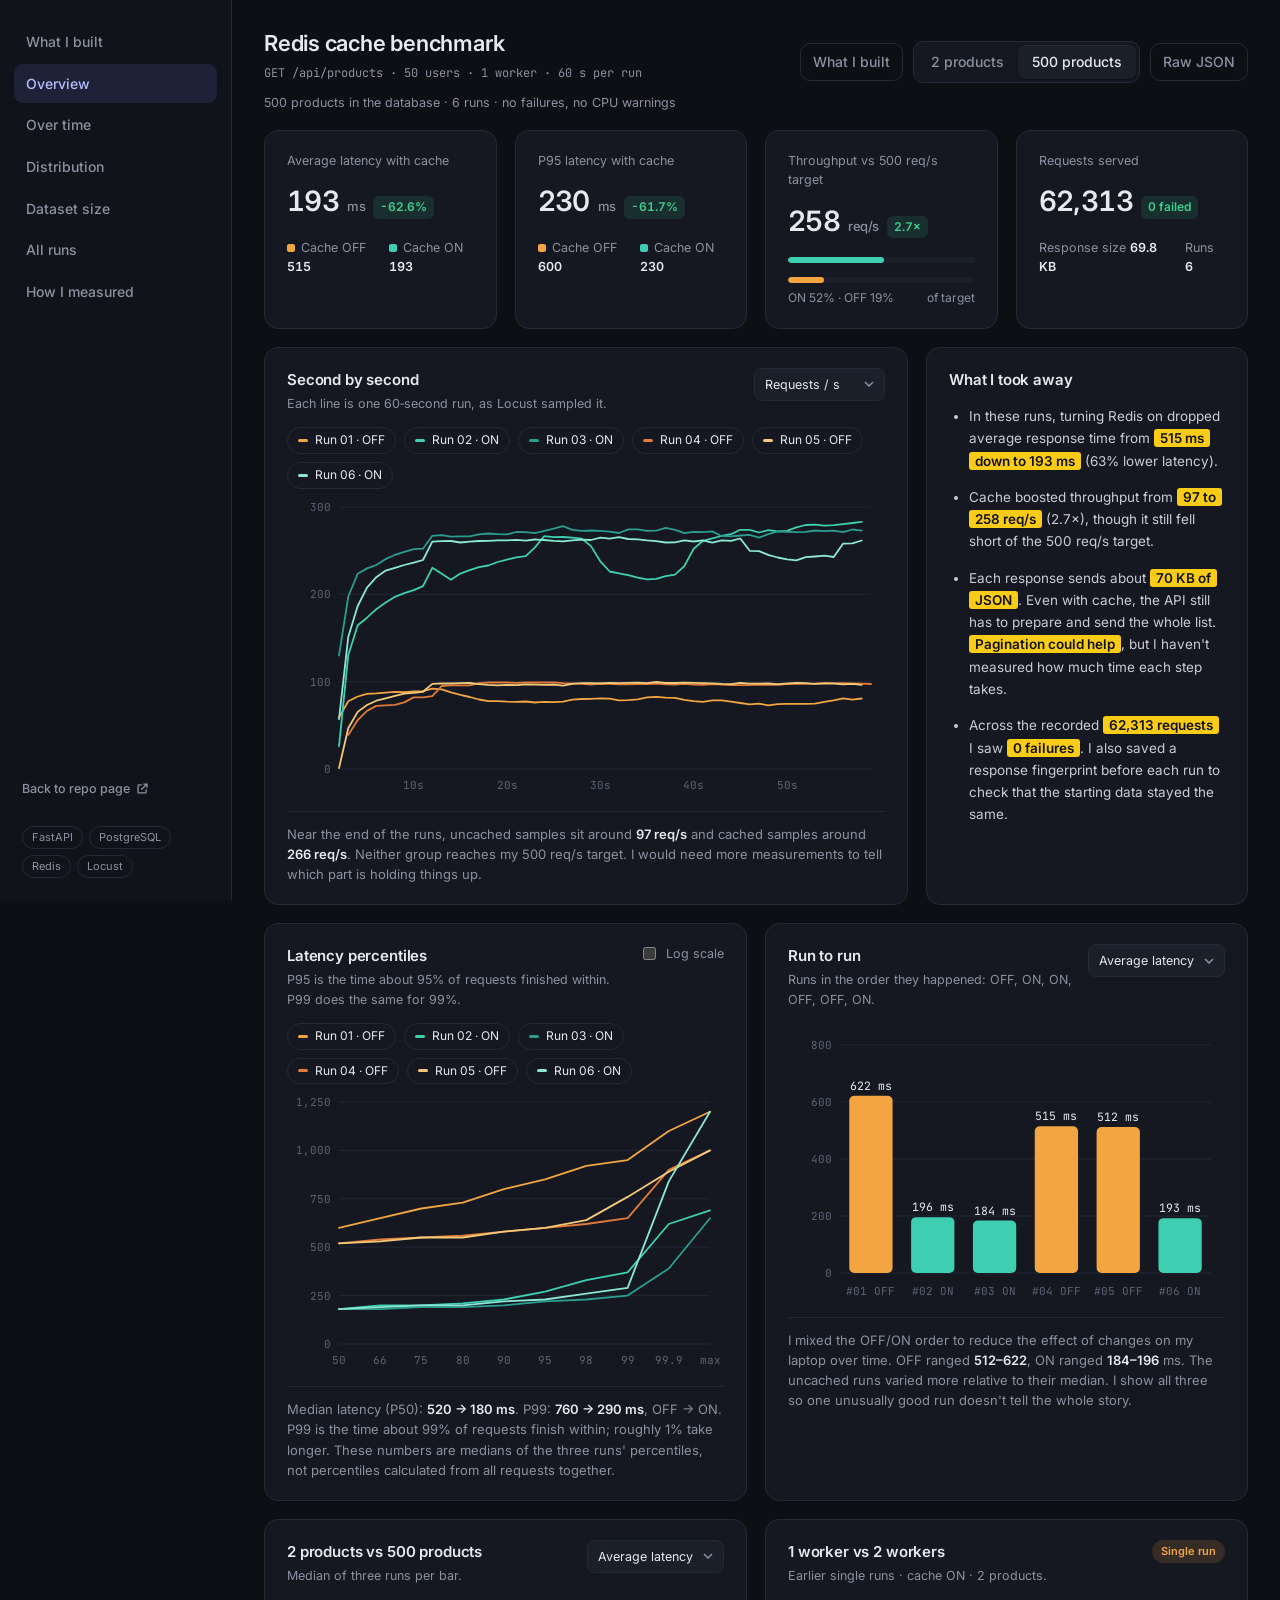
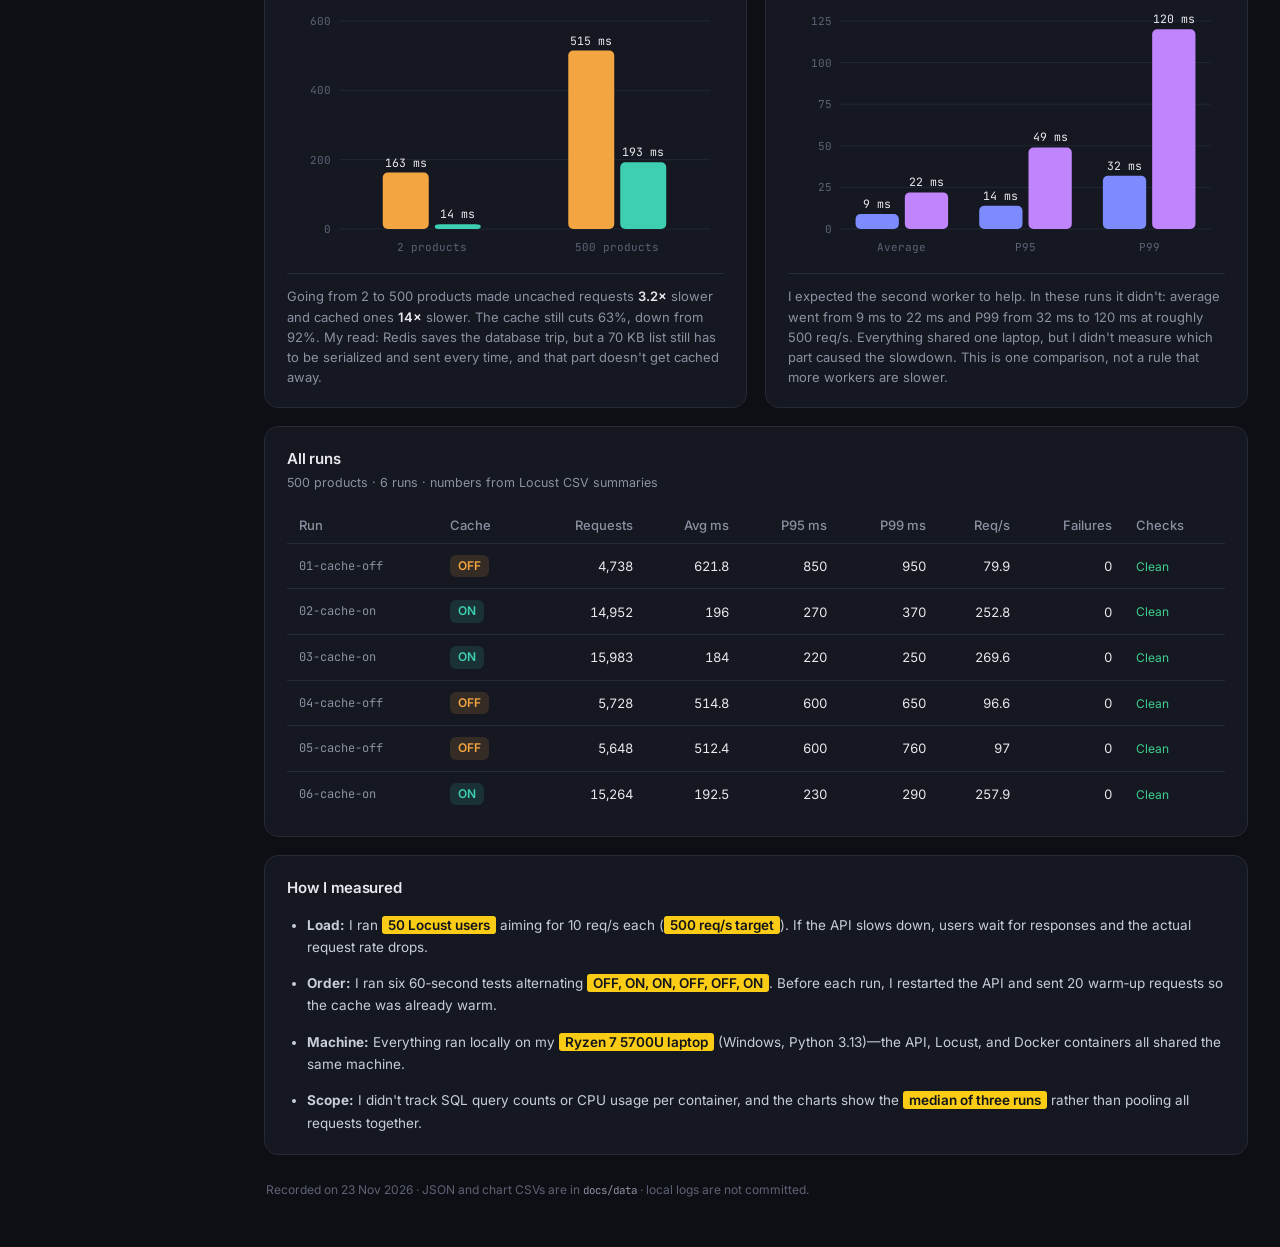
<file: docs/index.html>
<!doctype html>
<html lang="en">
<head>
<meta charset="utf-8">
<meta name="viewport" content="width=device-width,initial-scale=1">
<title>Redis cache benchmark - API Reliability Demo</title>
<link rel="preconnect" href="https://fonts.googleapis.com">
<link href="https://fonts.googleapis.com/css2?family=Inter:wght@400;500;600;700&family=JetBrains+Mono:wght@400;500&display=swap" rel="stylesheet">
<link rel="stylesheet" href="styles.css">
</head>
<body>
<div class="shell">
  <aside class="sidebar">
    <nav aria-label="Sections">
      <a href="implementation.html">What I built</a>
      <a href="#top" class="active">Overview</a>
      <a href="#timeline">Over time</a>
      <a href="#distribution">Distribution</a>
      <a href="#datasets">Dataset size</a>
      <a href="#runs">All runs</a>
      <a href="#method">How I measured</a>
    </nav>
    <a class="repo" href="https://github.com/m6min/api-reliability-demo" target="_blank" rel="noopener">Back to repo page<svg viewBox="0 0 16 16" aria-hidden="true"><path d="M9.5 2.5h4v4M13.5 2.5 7 9M12.5 9.5v3a1 1 0 0 1-1 1h-8a1 1 0 0 1-1-1v-8a1 1 0 0 1 1-1h3"/></svg></a>
    <div class="stack">
      <span>FastAPI</span><span>PostgreSQL</span><span>Redis</span><span>Locust</span>
    </div>
  </aside>

  <main id="top">
    <header class="topbar">
      <div>
        <h1>Redis cache benchmark</h1>
        <p class="crumb">GET /api/products · 50 users · 1 worker · 60 s per run</p>
      </div>
      <div class="topbar-actions">
        <a class="btn-ghost" href="implementation.html">What I built</a>
        <div class="segmented" role="group" aria-label="Dataset">
          <button data-dataset="verification" aria-pressed="false">2 products</button>
          <button data-dataset="products-500" aria-pressed="true">500 products</button>
        </div>
        <a class="btn-ghost" id="download" href="data/products-500/results.json" download>Raw JSON</a>
      </div>
    </header>

    <p id="status" class="status" role="status">Loading recorded runs…</p>

    <section class="grid kpis" id="kpis" aria-label="Key numbers"></section>

    <section class="grid two">
      <article class="card wide" id="timeline">
        <div class="card-head">
          <div>
            <h2>Second by second</h2>
            <p class="sub">Each line is one 60‑second run, as Locust sampled it.</p>
          </div>
          <div class="controls">
            <select id="tl-metric" aria-label="Timeline metric">
              <option value="rps">Requests / s</option>
              <option value="p50">Median latency</option>
              <option value="p95">P95 latency</option>
            </select>
          </div>
        </div>
        <div class="legend" id="tl-legend"></div>
        <div class="chart" id="tl-chart" style="height:300px"></div>
        <p class="note" id="tl-note"></p>
      </article>

      <article class="card" id="takeaways">
        <div class="card-head"><h2>What I took away</h2></div>
        <ul class="takeaways" id="takeaway-list"></ul>
      </article>
    </section>

    <section class="grid two-even">
      <article class="card" id="distribution">
        <div class="card-head">
          <div>
            <h2>Latency percentiles</h2>
            <p class="sub">P95 is the time about 95% of requests finished within. P99 does the same for 99%.</p>
          </div>
          <label class="toggle"><input type="checkbox" id="pct-log"> Log scale</label>
        </div>
        <div class="legend" id="pct-legend"></div>
        <div class="chart" id="pct-chart" style="height:280px"></div>
        <p class="note" id="pct-note"></p>
      </article>

      <article class="card">
        <div class="card-head">
          <div>
            <h2>Run to run</h2>
            <p class="sub">Runs in the order they happened: OFF, ON, ON, OFF, OFF, ON.</p>
          </div>
          <select id="run-metric" aria-label="Run metric">
            <option value="avg">Average latency</option>
            <option value="p95">P95 latency</option>
            <option value="p99">P99 latency</option>
            <option value="rps">Requests / s</option>
          </select>
        </div>
        <div class="chart" id="run-chart" style="height:280px"></div>
        <p class="note" id="run-note"></p>
      </article>
    </section>

    <section class="grid two-even">
      <article class="card" id="datasets">
        <div class="card-head">
          <div>
            <h2>2 products vs 500 products</h2>
            <p class="sub">Median of three runs per bar.</p>
          </div>
          <select id="ds-metric" aria-label="Dataset metric">
            <option value="avg">Average latency</option>
            <option value="p95">P95 latency</option>
            <option value="rps">Requests / s</option>
          </select>
        </div>
        <div class="chart" id="ds-chart" style="height:260px"></div>
        <p class="note" id="ds-note"></p>
      </article>

      <article class="card">
        <div class="card-head">
          <div>
            <h2>1 worker vs 2 workers</h2>
            <p class="sub">Earlier single runs · cache ON · 2 products.</p>
          </div>
          <span class="pill warn">Single run</span>
        </div>
        <div class="chart" id="wk-chart" style="height:260px"></div>
        <p class="note">I expected the second worker to help. In these runs it didn't: average went from 9 ms to 22 ms and P99 from 32 ms to 120 ms at roughly 500 req/s. Everything shared one laptop, but I didn't measure which part caused the slowdown. This is one comparison, not a rule that more workers are slower.</p>
      </article>
    </section>

    <article class="card" id="runs">
      <div class="card-head">
        <div><h2>All runs</h2><p class="sub" id="runs-sub"></p></div>
      </div>
      <div class="table-wrap">
        <table>
          <thead><tr><th>Run</th><th>Cache</th><th class="num">Requests</th><th class="num">Avg ms</th><th class="num">P95 ms</th><th class="num">P99 ms</th><th class="num">Req/s</th><th class="num">Failures</th><th>Checks</th></tr></thead>
          <tbody id="rows"></tbody>
        </table>
      </div>
    </article>

    <article class="card method" id="method">
      <div class="card-head"><h2>How I measured</h2></div>
      <ul class="takeaways">
        <li><b>Load:</b> I ran <mark>50 Locust users</mark> aiming for 10 req/s each (<mark>500 req/s target</mark>). If the API slows down, users wait for responses and the actual request rate drops.</li>
        <li><b>Order:</b> I ran six 60‑second tests alternating <mark>OFF, ON, ON, OFF, OFF, ON</mark>. Before each run, I restarted the API and sent 20 warm‑up requests so the cache was already warm.</li>
        <li><b>Machine:</b> Everything ran locally on my <mark>Ryzen 7 5700U laptop</mark> (Windows, Python 3.13)—the API, Locust, and Docker containers all shared the same machine.</li>
        <li><b>Scope:</b> I didn't track SQL query counts or CPU usage per container, and the charts show the <mark>median of three runs</mark> rather than pooling all requests together.</li>
      </ul>
    </article>

    <footer>Recorded on 23 Nov 2026 · JSON and chart CSVs are in <code>docs/data</code> · local logs are not committed.</footer>
  </main>
</div>
<div class="tooltip" id="tooltip" role="tooltip"></div>
<script src="script.js"></script>
</body>
</html>
</file>
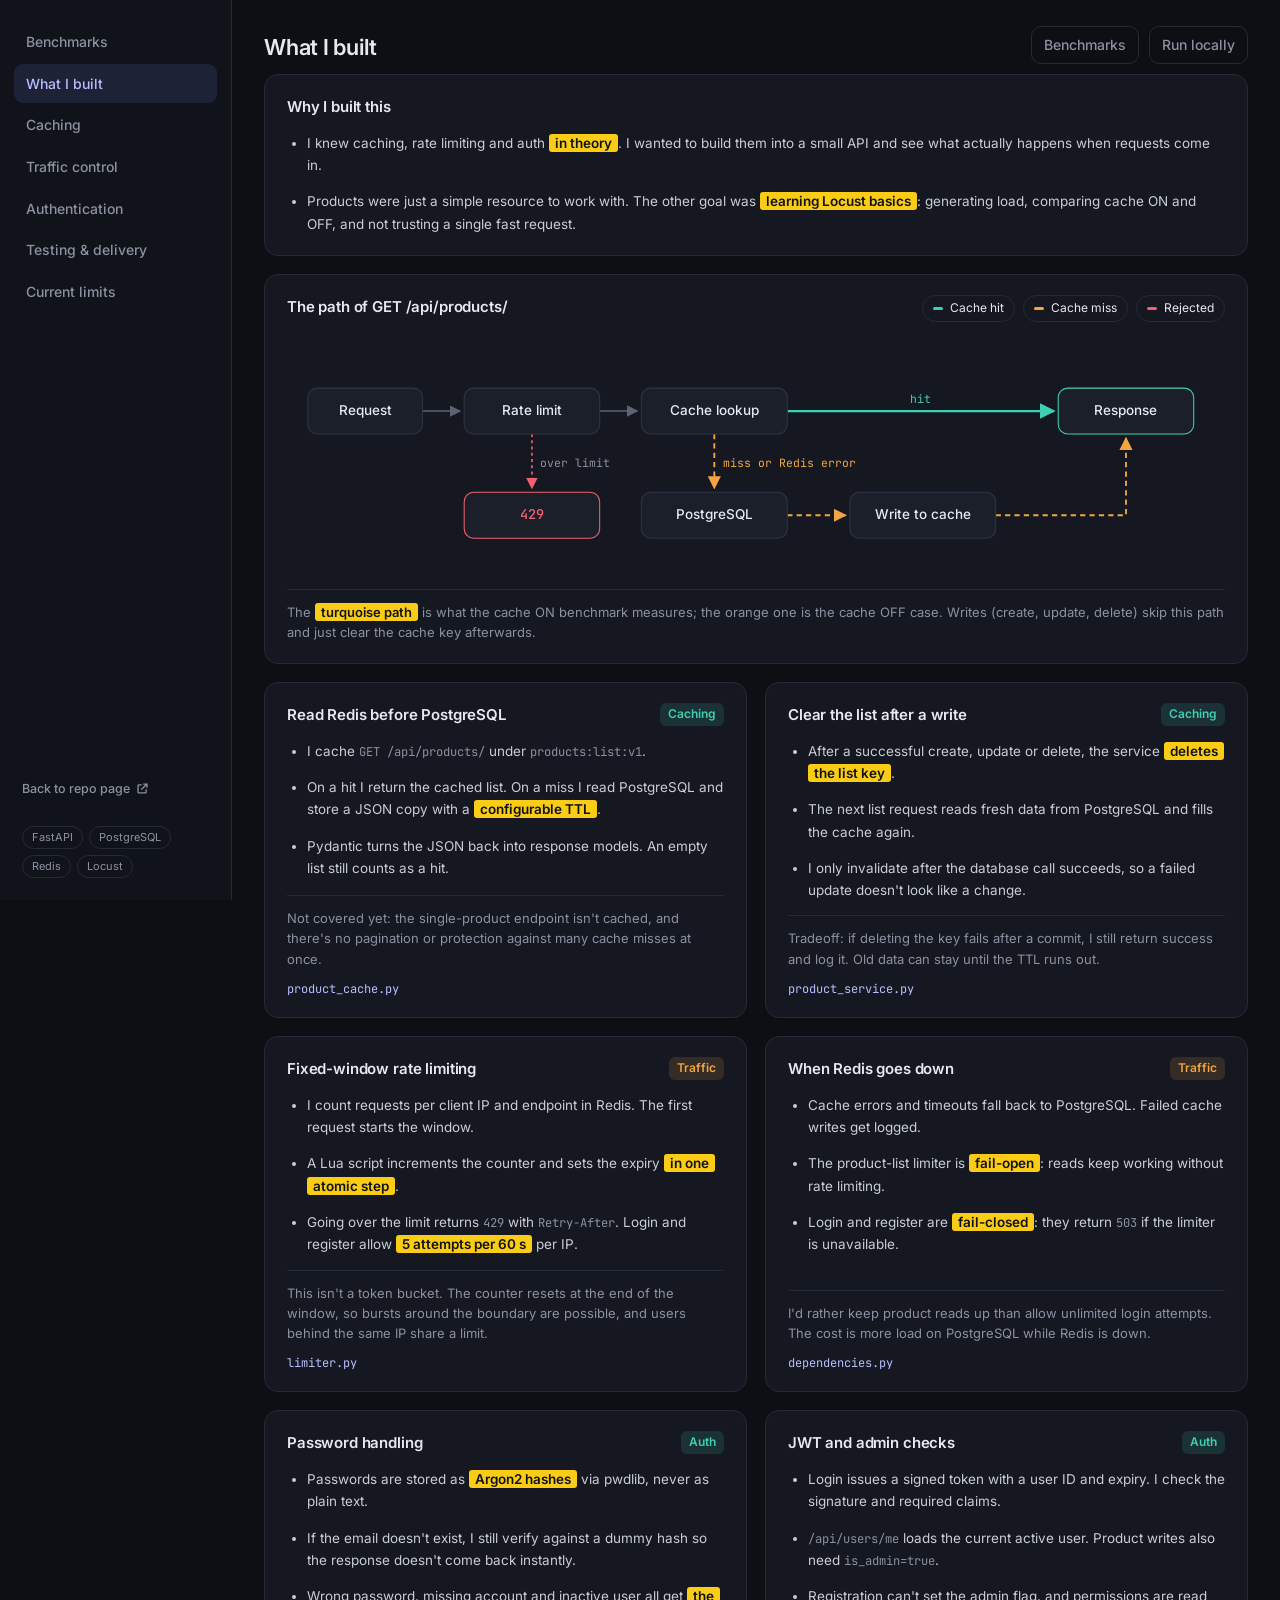
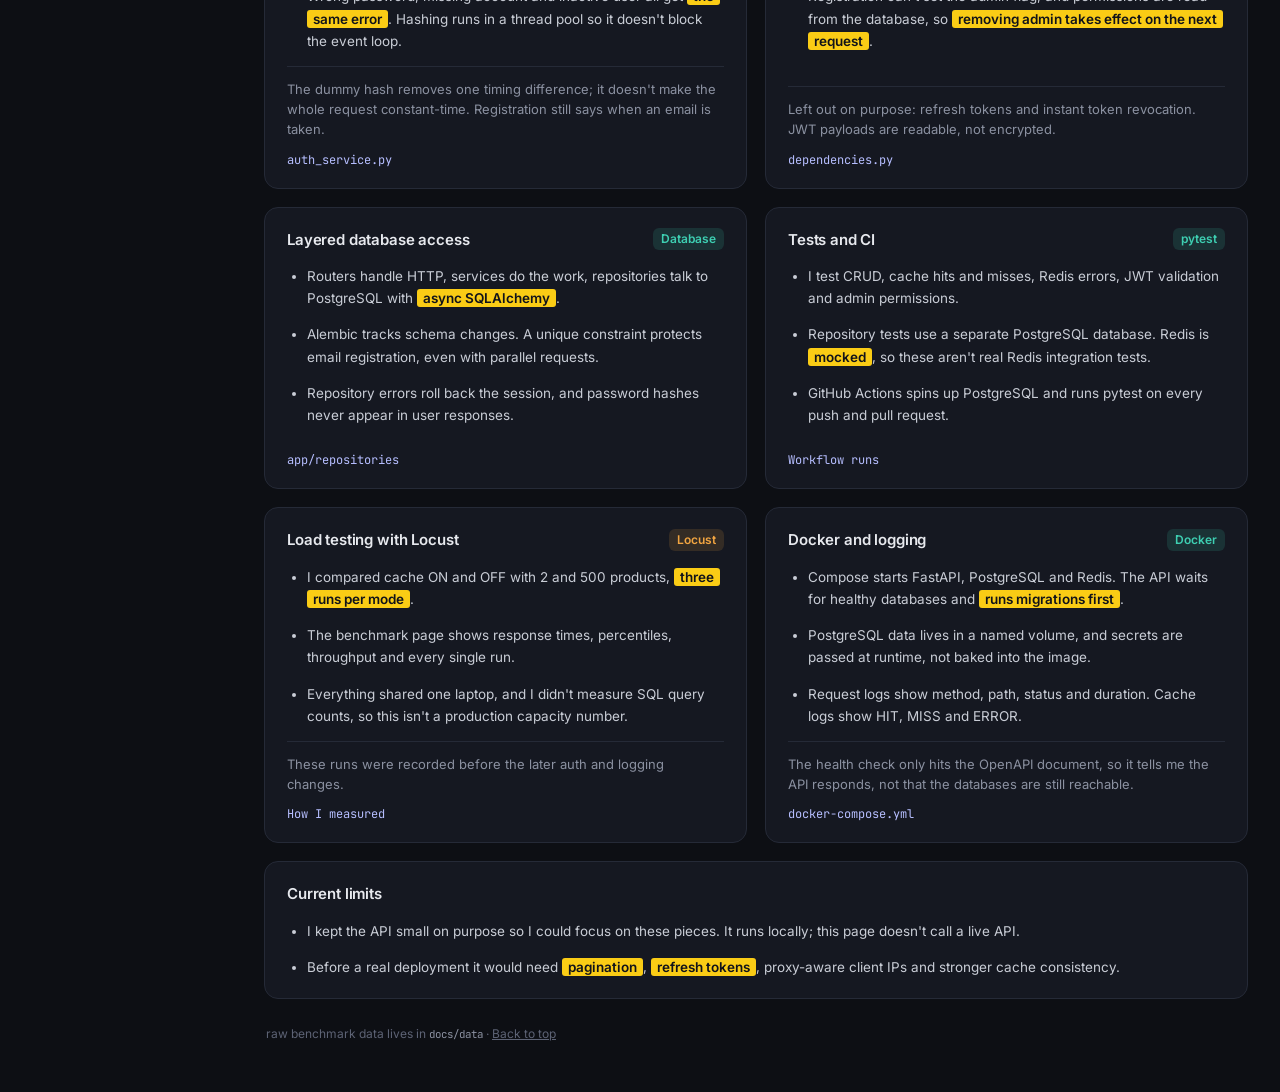
<file: docs/implementation.html>
<!doctype html>
<html lang="en">
<head>
<meta charset="utf-8">
<meta name="viewport" content="width=device-width,initial-scale=1">
<meta name="description" content="Redis caching, rate limiting, authentication, failure handling and load testing in a small FastAPI project.">
<title>What I built · API Reliability Demo</title>
<link rel="preconnect" href="https://fonts.googleapis.com">
<link href="https://fonts.googleapis.com/css2?family=Inter:wght@400;500;600;700&family=JetBrains+Mono:wght@400;500&display=swap" rel="stylesheet">
<link rel="stylesheet" href="styles.css">
<link rel="stylesheet" href="implementation.css">
</head>
<body>
<div class="shell">
  <aside class="sidebar">
    <nav aria-label="Sections">
      <a href="index.html">Benchmarks</a>
      <a href="#top" class="active">What I built</a>
      <a href="#caching">Caching</a>
      <a href="#traffic">Traffic control</a>
      <a href="#auth">Authentication</a>
      <a href="#delivery">Testing &amp; delivery</a>
      <a href="#limits">Current limits</a>
    </nav>
    <a class="repo" href="https://github.com/m6min/api-reliability-demo" target="_blank" rel="noopener">Back to repo page<svg viewBox="0 0 16 16" aria-hidden="true"><path d="M9.5 2.5h4v4M13.5 2.5 7 9M12.5 9.5v3a1 1 0 0 1-1 1h-8a1 1 0 0 1-1-1v-8a1 1 0 0 1 1-1h3"/></svg></a>
    <div class="stack">
      <span>FastAPI</span><span>PostgreSQL</span><span>Redis</span><span>Locust</span>
    </div>
  </aside>

  <main id="top">
    <header class="topbar">
      <div>
        <h1>What I built</h1>
      </div>
      <div class="topbar-actions">
        <a class="btn-ghost" href="index.html">Benchmarks</a>
        <a class="btn-ghost" href="https://github.com/m6min/api-reliability-demo#run-locally" target="_blank" rel="noopener">Run locally</a>
      </div>
    </header>

    <article class="card intro">
      <div class="card-head"><h2>Why I built this</h2></div>
      <ul class="takeaways">
        <li>I knew caching, rate limiting and auth <mark>in theory</mark>. I wanted to build them into a small API and see what actually happens when requests come in.</li>
        <li>Products were just a simple resource to work with. The other goal was <mark>learning Locust basics</mark>: generating load, comparing cache ON and OFF, and not trusting a single fast request.</li>
      </ul>
    </article>

    <article class="card flow-card" id="flow">
      <div class="card-head">
        <h2>The path of GET /api/products/</h2>
        <div class="legend static">
          <span><i style="background:var(--on)"></i>Cache hit</span>
          <span><i style="background:var(--off)"></i>Cache miss</span>
          <span><i style="background:var(--bad)"></i>Rejected</span>
        </div>
      </div>
      <svg class="flow" viewBox="0 0 900 230" role="img" aria-label="Request flow: rate limit, then cache lookup; a hit returns directly, a miss reads PostgreSQL and writes the cache before responding.">
        <defs>
          <marker id="a-n" viewBox="0 0 10 10" refX="9" refY="5" markerWidth="7" markerHeight="7" orient="auto"><path d="M0 0L10 5L0 10z" fill="#5d6375"/></marker>
          <marker id="a-on" viewBox="0 0 10 10" refX="9" refY="5" markerWidth="7" markerHeight="7" orient="auto"><path d="M0 0L10 5L0 10z" fill="#3ecfb2"/></marker>
          <marker id="a-off" viewBox="0 0 10 10" refX="9" refY="5" markerWidth="7" markerHeight="7" orient="auto"><path d="M0 0L10 5L0 10z" fill="#f2a541"/></marker>
          <marker id="a-bad" viewBox="0 0 10 10" refX="9" refY="5" markerWidth="7" markerHeight="7" orient="auto"><path d="M0 0L10 5L0 10z" fill="#f0616d"/></marker>
        </defs>

        <path class="edge" d="M130 72H166" marker-end="url(#a-n)"/>
        <path class="edge" d="M300 72H336" marker-end="url(#a-n)"/>
        <path class="edge bad" d="M235 94V146" marker-end="url(#a-bad)"/>
        <text class="edge-label" x="243" y="126">over limit</text>
        <path class="edge on" d="M480 72H736" marker-end="url(#a-on)"/>
        <text class="edge-label on" x="608" y="64" text-anchor="middle">hit</text>
        <path class="edge off" d="M410 94V146" marker-end="url(#a-off)"/>
        <text class="edge-label off" x="418" y="126">miss or Redis error</text>
        <path class="edge off" d="M480 172H536" marker-end="url(#a-off)"/>
        <path class="edge off" d="M680 172H805V98" marker-end="url(#a-off)"/>

        <g class="node"><title>Every request starts here. 50 Locust users sent these in the benchmark.</title>
          <rect x="20" y="50" width="110" height="44" rx="9"/><text x="75" y="76">Request</text></g>
        <g class="node"><title>Fixed-window counter in Redis, per IP. Fail-open for this endpoint.</title>
          <rect x="170" y="50" width="130" height="44" rx="9"/><text x="235" y="76">Rate limit</text></g>
        <g class="node"><title>Look up products:list:v1 in Redis.</title>
          <rect x="340" y="50" width="140" height="44" rx="9"/><text x="410" y="76">Cache lookup</text></g>
        <g class="node end"><title>Return the product list as JSON.</title>
          <rect x="740" y="50" width="130" height="44" rx="9"/><text x="805" y="76">Response</text></g>
        <g class="node bad"><title>429 Too Many Requests with a Retry-After header.</title>
          <rect x="170" y="150" width="130" height="44" rx="9"/><text x="235" y="176">429</text></g>
        <g class="node"><title>Read the products with async SQLAlchemy.</title>
          <rect x="340" y="150" width="140" height="44" rx="9"/><text x="410" y="176">PostgreSQL</text></g>
        <g class="node"><title>Store a JSON copy with a TTL. A failed write is only logged.</title>
          <rect x="540" y="150" width="140" height="44" rx="9"/><text x="610" y="176">Write to cache</text></g>
      </svg>
      <p class="note">The <mark>turquoise path</mark> is what the cache ON benchmark measures; the orange one is the cache OFF case. Writes (create, update, delete) skip this path and just clear the cache key afterwards.</p>
    </article>

    <section class="grid two-even" id="caching">
      <article class="card feature">
        <div class="card-head"><h2>Read Redis before PostgreSQL</h2><span class="tag on">Caching</span></div>
        <ul class="takeaways">
          <li>I cache <code>GET /api/products/</code> under <code>products:list:v1</code>.</li>
          <li>On a hit I return the cached list. On a miss I read PostgreSQL and store a JSON copy with a <mark>configurable TTL</mark>.</li>
          <li>Pydantic turns the JSON back into response models. An empty list still counts as a hit.</li>
        </ul>
        <p class="note">Not covered yet: the single-product endpoint isn't cached, and there's no pagination or protection against many cache misses at once.</p>
        <a class="source-link" href="https://github.com/m6min/api-reliability-demo/blob/main/app/cache/product_cache.py" target="_blank" rel="noopener">product_cache.py</a>
      </article>
      <article class="card feature">
        <div class="card-head"><h2>Clear the list after a write</h2><span class="tag on">Caching</span></div>
        <ul class="takeaways">
          <li>After a successful create, update or delete, the service <mark>deletes the list key</mark>.</li>
          <li>The next list request reads fresh data from PostgreSQL and fills the cache again.</li>
          <li>I only invalidate after the database call succeeds, so a failed update doesn't look like a change.</li>
        </ul>
        <p class="note">Tradeoff: if deleting the key fails after a commit, I still return success and log it. Old data can stay until the TTL runs out.</p>
        <a class="source-link" href="https://github.com/m6min/api-reliability-demo/blob/main/app/services/product_service.py" target="_blank" rel="noopener">product_service.py</a>
      </article>
    </section>

    <section class="grid two-even" id="traffic">
      <article class="card feature">
        <div class="card-head"><h2>Fixed-window rate limiting</h2><span class="tag off">Traffic</span></div>
        <ul class="takeaways">
          <li>I count requests per client IP and endpoint in Redis. The first request starts the window.</li>
          <li>A Lua script increments the counter and sets the expiry <mark>in one atomic step</mark>.</li>
          <li>Going over the limit returns <code>429</code> with <code>Retry-After</code>. Login and register allow <mark>5 attempts per 60 s</mark> per IP.</li>
        </ul>
        <p class="note">This isn't a token bucket. The counter resets at the end of the window, so bursts around the boundary are possible, and users behind the same IP share a limit.</p>
        <a class="source-link" href="https://github.com/m6min/api-reliability-demo/blob/main/app/rate_limit/limiter.py" target="_blank" rel="noopener">limiter.py</a>
      </article>
      <article class="card feature">
        <div class="card-head"><h2>When Redis goes down</h2><span class="tag off">Traffic</span></div>
        <ul class="takeaways">
          <li>Cache errors and timeouts fall back to PostgreSQL. Failed cache writes get logged.</li>
          <li>The product-list limiter is <mark>fail-open</mark>: reads keep working without rate limiting.</li>
          <li>Login and register are <mark>fail-closed</mark>: they return <code>503</code> if the limiter is unavailable.</li>
        </ul>
        <p class="note">I'd rather keep product reads up than allow unlimited login attempts. The cost is more load on PostgreSQL while Redis is down.</p>
        <a class="source-link" href="https://github.com/m6min/api-reliability-demo/blob/main/app/rate_limit/dependencies.py" target="_blank" rel="noopener">dependencies.py</a>
      </article>
    </section>

    <section class="grid two-even" id="auth">
      <article class="card feature">
        <div class="card-head"><h2>Password handling</h2><span class="tag on">Auth</span></div>
        <ul class="takeaways">
          <li>Passwords are stored as <mark>Argon2 hashes</mark> via pwdlib, never as plain text.</li>
          <li>If the email doesn't exist, I still verify against a dummy hash so the response doesn't come back instantly.</li>
          <li>Wrong password, missing account and inactive user all get <mark>the same error</mark>. Hashing runs in a thread pool so it doesn't block the event loop.</li>
        </ul>
        <p class="note">The dummy hash removes one timing difference; it doesn't make the whole request constant-time. Registration still says when an email is taken.</p>
        <a class="source-link" href="https://github.com/m6min/api-reliability-demo/blob/main/app/services/auth_service.py" target="_blank" rel="noopener">auth_service.py</a>
      </article>
      <article class="card feature">
        <div class="card-head"><h2>JWT and admin checks</h2><span class="tag on">Auth</span></div>
        <ul class="takeaways">
          <li>Login issues a signed token with a user ID and expiry. I check the signature and required claims.</li>
          <li><code>/api/users/me</code> loads the current active user. Product writes also need <code>is_admin=true</code>.</li>
          <li>Registration can't set the admin flag, and permissions are read from the database, so <mark>removing admin takes effect on the next request</mark>.</li>
        </ul>
        <p class="note">Left out on purpose: refresh tokens and instant token revocation. JWT payloads are readable, not encrypted.</p>
        <a class="source-link" href="https://github.com/m6min/api-reliability-demo/blob/main/app/api/dependencies.py" target="_blank" rel="noopener">dependencies.py</a>
      </article>
    </section>

    <section class="grid two-even" id="delivery">
      <article class="card feature">
        <div class="card-head"><h2>Layered database access</h2><span class="tag on">Database</span></div>
        <ul class="takeaways">
          <li>Routers handle HTTP, services do the work, repositories talk to PostgreSQL with <mark>async SQLAlchemy</mark>.</li>
          <li>Alembic tracks schema changes. A unique constraint protects email registration, even with parallel requests.</li>
          <li>Repository errors roll back the session, and password hashes never appear in user responses.</li>
        </ul>
        <a class="source-link" href="https://github.com/m6min/api-reliability-demo/tree/main/app/repositories" target="_blank" rel="noopener">app/repositories</a>
      </article>
      <article class="card feature">
        <div class="card-head"><h2>Tests and CI</h2><span class="tag on">pytest</span></div>
        <ul class="takeaways">
          <li>I test CRUD, cache hits and misses, Redis errors, JWT validation and admin permissions.</li>
          <li>Repository tests use a separate PostgreSQL database. Redis is <mark>mocked</mark>, so these aren't real Redis integration tests.</li>
          <li>GitHub Actions spins up PostgreSQL and runs pytest on every push and pull request.</li>
        </ul>
        <a class="source-link" href="https://github.com/m6min/api-reliability-demo/actions" target="_blank" rel="noopener">Workflow runs</a>
      </article>
      <article class="card feature">
        <div class="card-head"><h2>Load testing with Locust</h2><span class="tag off">Locust</span></div>
        <ul class="takeaways">
          <li>I compared cache ON and OFF with 2 and 500 products, <mark>three runs per mode</mark>.</li>
          <li>The benchmark page shows response times, percentiles, throughput and every single run.</li>
          <li>Everything shared one laptop, and I didn't measure SQL query counts, so this isn't a production capacity number.</li>
        </ul>
        <p class="note">These runs were recorded before the later auth and logging changes.</p>
        <a class="source-link" href="index.html#method">How I measured</a>
      </article>
      <article class="card feature">
        <div class="card-head"><h2>Docker and logging</h2><span class="tag on">Docker</span></div>
        <ul class="takeaways">
          <li>Compose starts FastAPI, PostgreSQL and Redis. The API waits for healthy databases and <mark>runs migrations first</mark>.</li>
          <li>PostgreSQL data lives in a named volume, and secrets are passed at runtime, not baked into the image.</li>
          <li>Request logs show method, path, status and duration. Cache logs show HIT, MISS and ERROR.</li>
        </ul>
        <p class="note">The health check only hits the OpenAPI document, so it tells me the API responds, not that the databases are still reachable.</p>
        <a class="source-link" href="https://github.com/m6min/api-reliability-demo/blob/main/docker-compose.yml" target="_blank" rel="noopener">docker-compose.yml</a>
      </article>
    </section>

    <article class="card" id="limits">
      <div class="card-head"><h2>Current limits</h2></div>
      <ul class="takeaways">
        <li>I kept the API small on purpose so I could focus on these pieces. It runs locally; this page doesn't call a live API.</li>
        <li>Before a real deployment it would need <mark>pagination</mark>, <mark>refresh tokens</mark>, proxy-aware client IPs and stronger cache consistency.</li>
      </ul>
    </article>

    <footer>raw benchmark data lives in <code>docs/data</code> · <a href="#top">Back to top</a></footer>
  </main>
</div>
<script src="implementation.js"></script>
</body>
</html>
</file>
<file: docs/styles.css>
:root{
  --bg:#0d0f14;
  --panel:#151821;
  --panel-2:#1b1f2a;
  --line:#252a37;
  --grid:#222736;
  --text:#e7e9ee;
  --muted:#8b91a1;
  --faint:#5d6375;
  --off:#f2a541;
  --off-soft:rgba(242,165,65,.14);
  --on:#3ecfb2;
  --on-soft:rgba(62,207,178,.14);
  --accent:#7c8cff;
  --good:#3ecf8e;
  --bad:#f0616d;
  --radius:14px;
  --mono:"JetBrains Mono",ui-monospace,Consolas,monospace;
  color-scheme:dark;
}
*{box-sizing:border-box}
html{scroll-behavior:smooth}
body{margin:0;background:var(--bg);color:var(--text);font:14px/1.55 Inter,system-ui,-apple-system,"Segoe UI",sans-serif;-webkit-font-smoothing:antialiased}
a{color:inherit}
code{font-family:var(--mono);font-size:.9em;color:var(--muted)}
h1,h2,h3{margin:0;font-weight:600;letter-spacing:-.01em}
h1{font-size:22px}
h2{font-size:15px}
h3{font-size:13px;color:var(--text);margin-bottom:6px}

.shell{display:grid;grid-template-columns:232px 1fr;min-height:100vh}
.sidebar{position:sticky;top:0;height:100vh;padding:22px 14px;border-right:1px solid var(--line);background:#11131a;display:flex;flex-direction:column;gap:28px}
nav{display:flex;flex-direction:column;gap:2px}
nav a{display:flex;align-items:center;gap:12px;padding:9px 12px;border-radius:9px;color:var(--muted);text-decoration:none;font-weight:500;transition:background .15s,color .15s}
nav a:hover{background:var(--panel);color:var(--text)}
nav a.active{background:rgba(124,140,255,.12);color:#b6beff}
.repo{margin-top:auto;display:inline-flex;align-items:center;gap:6px;padding:0 8px;font-size:12.5px;font-weight:500;color:var(--muted);text-decoration:none}
.repo svg{width:13px;height:13px;fill:none;stroke:currentColor;stroke-width:1.6;stroke-linecap:round;stroke-linejoin:round;flex-shrink:0}
.repo:hover{color:var(--text)}
.stack{display:flex;flex-wrap:wrap;gap:6px;padding:0 8px}
.stack span{font-size:11px;color:var(--muted);border:1px solid var(--line);border-radius:999px;padding:2px 9px}

main{padding:26px 32px 40px;max-width:1440px;width:100%}
.topbar{display:flex;justify-content:space-between;align-items:flex-end;gap:20px;flex-wrap:wrap;margin-bottom:10px}
.crumb{margin:4px 0 0;color:var(--muted);font-family:var(--mono);font-size:12px}
.topbar-actions{display:flex;gap:10px;align-items:center}
.segmented{display:inline-flex;padding:3px;background:var(--panel);border:1px solid var(--line);border-radius:10px}
.segmented button{border:0;background:none;color:var(--muted);font:inherit;font-weight:500;padding:6px 14px;border-radius:7px;cursor:pointer}
.segmented button[aria-pressed=true]{background:var(--panel-2);color:var(--text);box-shadow:0 1px 0 rgba(255,255,255,.04) inset,0 1px 2px rgba(0,0,0,.4)}
.btn-ghost{font-weight:500;color:var(--muted);text-decoration:none;padding:7px 12px;border:1px solid var(--line);border-radius:10px}
.btn-ghost:hover{color:var(--text);border-color:#343a4a}
button:focus-visible,select:focus-visible,a:focus-visible,input:focus-visible{outline:2px solid var(--accent);outline-offset:2px}

.status{color:var(--muted);font-size:12.5px;margin:0 0 18px}

.grid{display:grid;gap:18px;margin-bottom:18px}
.kpis{grid-template-columns:repeat(4,1fr)}
.two{grid-template-columns:2fr 1fr}
.two-even{grid-template-columns:1fr 1fr}

.card{background:var(--panel);border:1px solid var(--line);border-radius:var(--radius);padding:20px 22px;min-width:0}
.card+.card{margin-top:0}
#runs,#method{margin-bottom:18px}
.card-head{display:flex;justify-content:space-between;align-items:flex-start;gap:12px;margin-bottom:14px}
.sub{margin:3px 0 0;color:var(--muted);font-size:12.5px}
.note{margin:14px 0 0;color:var(--muted);font-size:13px;border-top:1px solid var(--line);padding-top:12px}
.note b{color:var(--text);font-weight:600}

select{appearance:none;background:var(--panel-2) url("data:image/svg+xml,%3Csvg xmlns='http://www.w3.org/2000/svg' width='10' height='6'%3E%3Cpath d='M1 1l4 4 4-4' stroke='%238b91a1' fill='none' stroke-width='1.5'/%3E%3C/svg%3E") no-repeat right 10px center;color:var(--text);border:1px solid var(--line);border-radius:8px;padding:6px 30px 6px 10px;font:inherit;font-size:12.5px;cursor:pointer}
.toggle{display:flex;align-items:center;gap:7px;color:var(--muted);font-size:12.5px;cursor:pointer;white-space:nowrap}
.toggle input{accent-color:var(--accent)}

.kpi .label{color:var(--muted);font-size:12.5px;margin:0 0 10px}
.kpi .value{display:flex;align-items:baseline;gap:8px;font-size:28px;font-weight:600;letter-spacing:-.02em;font-variant-numeric:tabular-nums}
.kpi .unit{font-size:13px;color:var(--muted);font-weight:500}
.badge{font-size:12px;font-weight:600;padding:2px 7px;border-radius:6px;letter-spacing:0}
.badge.good{color:var(--good);background:rgba(62,207,142,.12)}
.badge.bad{color:var(--bad);background:rgba(240,97,109,.12)}
.kpi .compare{display:flex;gap:14px;margin-top:14px;font-size:12.5px;color:var(--muted)}
.kpi .compare b{font-weight:600;color:var(--text);font-variant-numeric:tabular-nums}
.sw{display:inline-block;width:8px;height:8px;border-radius:2px;margin-right:6px;vertical-align:0}
.sw.off{background:var(--off)}.sw.on{background:var(--on)}
.progress{height:6px;background:var(--panel-2);border-radius:99px;margin-top:14px;position:relative;overflow:hidden}
.progress i{position:absolute;inset:0 auto 0 0;border-radius:99px}
.progress-meta{display:flex;justify-content:space-between;font-size:12px;color:var(--muted);margin-top:6px}

.legend{display:flex;gap:8px;flex-wrap:wrap;margin-bottom:8px}
.legend button{display:inline-flex;align-items:center;gap:7px;background:none;border:1px solid var(--line);color:var(--text);border-radius:999px;padding:3px 10px;font:inherit;font-size:12px;cursor:pointer;transition:opacity .15s}
.legend button[aria-pressed=false]{opacity:.4}
.legend i{width:10px;height:3px;border-radius:2px}

.chart{position:relative;width:100%}
.chart svg{display:block;width:100%;height:100%;overflow:visible}
.chart .grid-line{stroke:var(--grid);stroke-width:1}
.chart .axis-text{fill:var(--faint);font-size:11px;font-family:var(--mono)}
.chart .axis-title{fill:var(--muted);font-size:11px}
.chart .bar-label{fill:var(--text);font-size:11.5px;font-family:var(--mono)}
.chart .crosshair{stroke:#3a4052;stroke-dasharray:3 3}
.chart path.line{fill:none;stroke-width:1.8;stroke-linejoin:round;stroke-linecap:round;transition:opacity .2s}
.chart rect.bar{transition:opacity .15s}
.chart rect.bar:hover{opacity:.85}
.tooltip{position:fixed;top:0;left:0;will-change:transform;pointer-events:none;z-index:10;background:#0b0d12;border:1px solid #2c3242;border-radius:9px;padding:8px 10px;font-size:12px;box-shadow:0 8px 24px rgba(0,0,0,.45);opacity:0;transition:opacity .1s;min-width:140px}
.tooltip.show{opacity:1}
.tooltip .t-title{color:var(--muted);margin-bottom:4px;font-family:var(--mono);font-size:11px}
.tooltip .t-row{display:flex;justify-content:space-between;gap:14px;font-variant-numeric:tabular-nums}

.takeaways{list-style:disc;margin:0;padding-left:20px;display:flex;flex-direction:column;gap:14px}
.takeaways li{color:#c9cdd6;font-size:13.5px;line-height:1.65}
mark{background:#facc15;color:#11131a;padding:1px 6px;border-radius:3px;font-weight:600;-webkit-box-decoration-break:clone;box-decoration-break:clone}

.pill{font-size:11px;font-weight:600;padding:3px 9px;border-radius:999px;white-space:nowrap}
.pill.warn{color:var(--off);background:var(--off-soft)}

.table-wrap{overflow-x:auto}
table{width:100%;border-collapse:collapse;font-size:13px}
th{color:var(--muted);font-weight:500;text-align:left;padding:8px 12px;border-bottom:1px solid var(--line);white-space:nowrap}
td{padding:11px 12px;border-bottom:1px solid var(--line);font-variant-numeric:tabular-nums}
tr:last-child td{border-bottom:0}
tbody tr:hover{background:rgba(255,255,255,.02)}
.num{text-align:right}
td.mono{font-family:var(--mono);font-size:12px;color:var(--muted)}
.tag{display:inline-flex;align-items:center;gap:6px;font-size:12px;font-weight:600;padding:2px 8px;border-radius:6px}
.tag.on{color:var(--on);background:var(--on-soft)}
.tag.off{color:var(--off);background:var(--off-soft)}
.check{color:var(--good);font-size:12px}
.check.warn{color:var(--bad)}

footer{color:var(--faint);font-size:12px;padding:8px 2px}

@media (max-width:1180px){.kpis{grid-template-columns:repeat(2,1fr)}.two,.two-even{grid-template-columns:1fr}}
@media (max-width:820px){.shell{grid-template-columns:1fr}.sidebar{display:none}main{padding:20px 16px}.kpis{grid-template-columns:1fr}}
@media (prefers-reduced-motion:reduce){*{transition:none!important;scroll-behavior:auto!important}}
</file>
<file: docs/implementation.css>
.intro,#limits,.flow-card{margin-bottom:18px}
.flow{display:block;width:100%;height:auto;max-height:260px}
.flow .node rect{fill:var(--panel-2);stroke:#2f3546;stroke-width:1}
.flow .node text{fill:var(--text);font:500 13px Inter,system-ui,sans-serif;text-anchor:middle}
.flow .node:hover rect{stroke:var(--accent)}
.flow .node.end rect{stroke:var(--on)}
.flow .node.bad rect{stroke:var(--bad)}
.flow .node.bad text{fill:var(--bad);font-family:var(--mono)}
.flow .edge{fill:none;stroke:#5d6375;stroke-width:1.6}
.flow .edge.on{stroke:var(--on);stroke-width:2.2}
.flow .edge.off{stroke:var(--off);stroke-width:1.8;stroke-dasharray:5 4}
.flow .edge.bad{stroke:var(--bad);stroke-dasharray:3 3}
.flow .edge-label{fill:var(--muted);font:11px var(--mono)}
.flow .edge-label.on{fill:var(--on)}
.flow .edge-label.off{fill:var(--off)}
.legend.static{margin:0}
.legend.static span{display:inline-flex;align-items:center;gap:7px;border:1px solid var(--line);border-radius:999px;padding:3px 10px;font-size:12px}
section.grid{scroll-margin-top:24px}
#limits{scroll-margin-top:24px}
.feature{display:flex;flex-direction:column}
.feature .card-head{align-items:center}
.feature .note{margin-top:auto;padding-top:12px}
.feature .takeaways{margin-bottom:14px}
.source-link{display:inline-block;margin-top:12px;color:#b6beff;font:12px var(--mono);text-decoration:none}
.source-link:hover{text-decoration:underline;text-underline-offset:3px}
</file>
